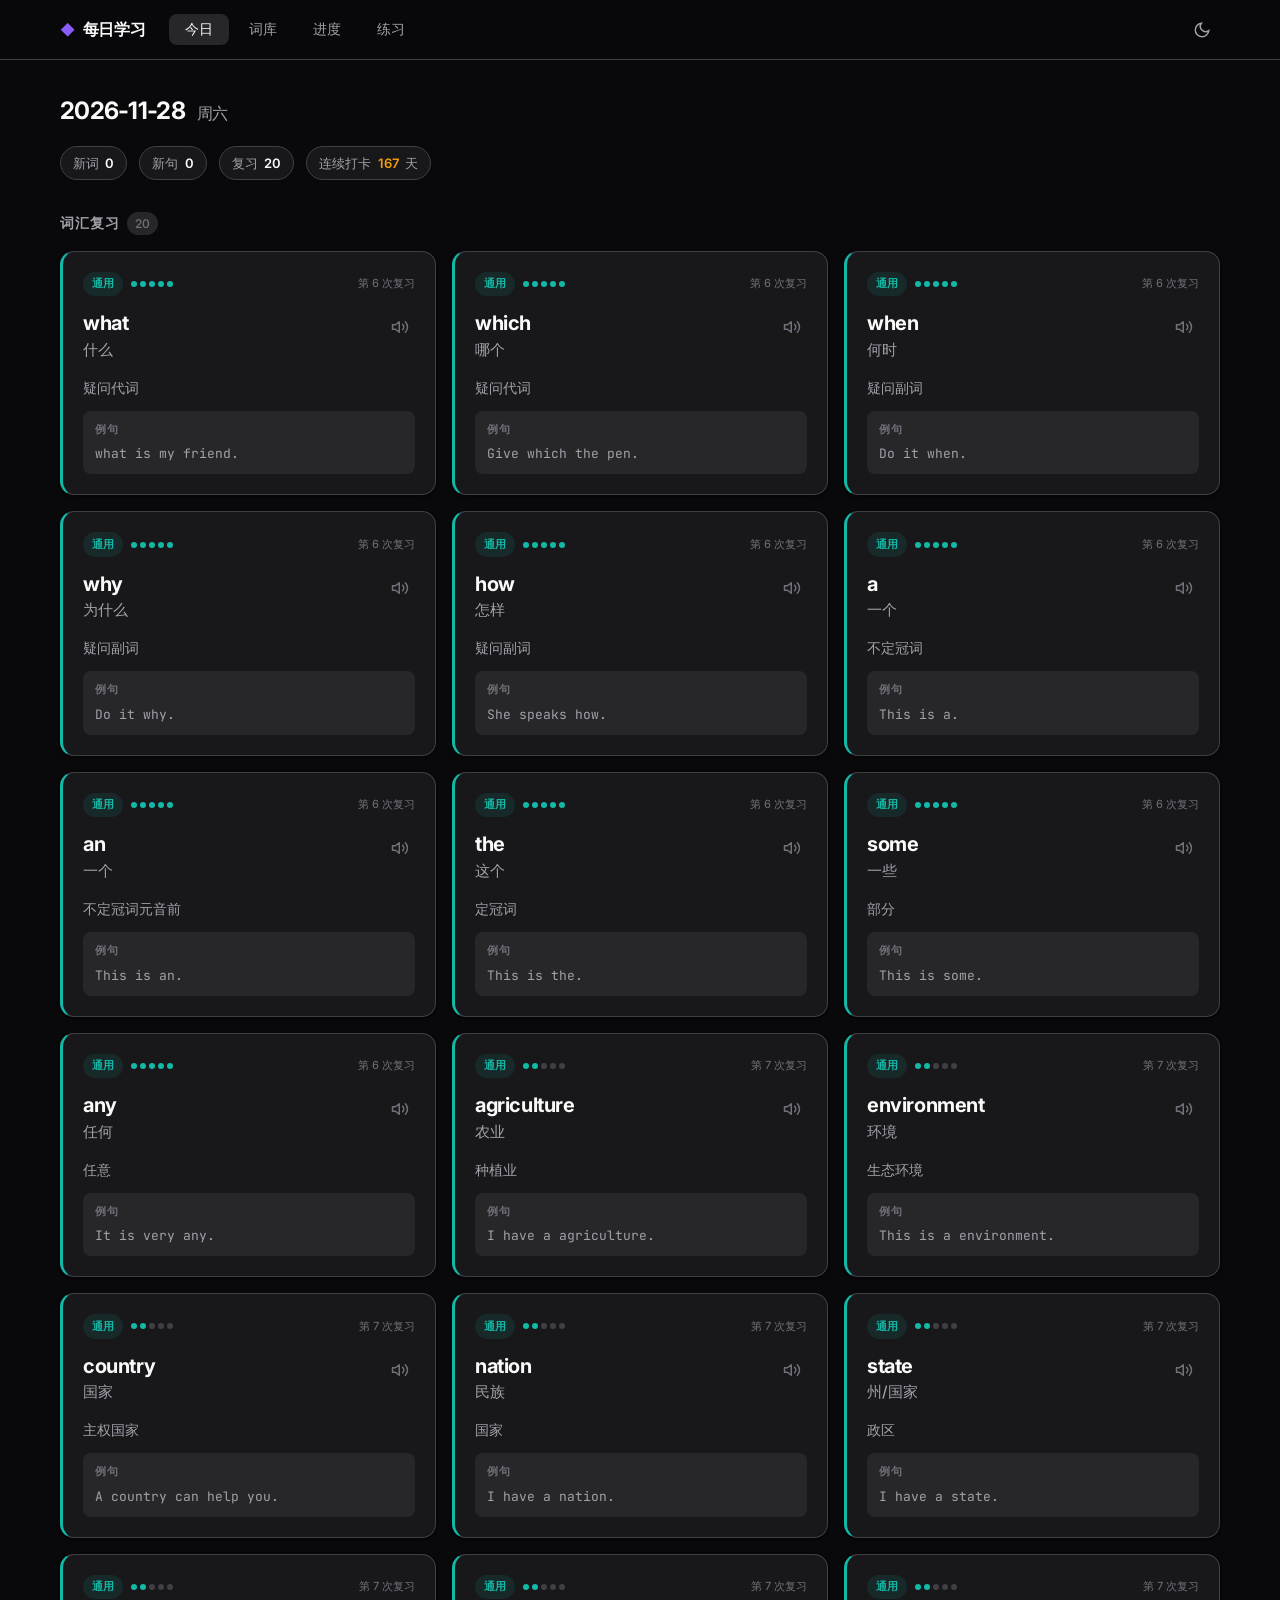
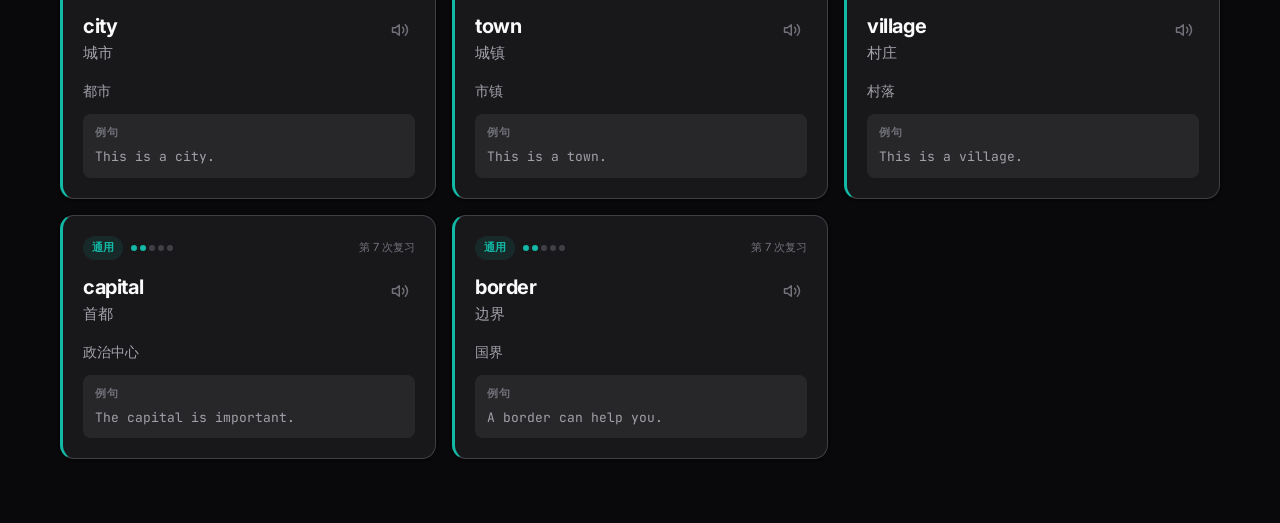
<file: index.html>
<!DOCTYPE html>
<html lang="zh" data-theme="dark">
  <head>
    <meta charset="UTF-8" />
    <meta name="viewport" content="width=device-width, initial-scale=1.0" />
    <title>每日学习</title>
    <link rel="preconnect" href="https://fonts.googleapis.com" />
    <link
      href="https://fonts.googleapis.com/css2?family=Inter:wght@400;500;600;700&family=JetBrains+Mono:wght@400;500&display=swap"
      rel="stylesheet"
    />
    <link rel="stylesheet" href="./style.css" />
  </head>
  <body>
    <header class="header">
      <div class="header-inner">
        <div class="logo">
          <span class="logo-icon">◆</span>
          每日学习
        </div>
        <nav class="tab-nav" role="tablist">
          <button
            class="tab-btn active"
            data-tab="today"
            role="tab"
            aria-selected="true"
          >
            今日
          </button>
          <button
            class="tab-btn"
            data-tab="words"
            role="tab"
            aria-selected="false"
          >
            词库
          </button>
          <button
            class="tab-btn"
            data-tab="progress"
            role="tab"
            aria-selected="false"
          >
            进度
          </button>
          <button
            class="tab-btn"
            data-tab="quiz"
            role="tab"
            aria-selected="false"
          >
            练习
          </button>
        </nav>
        <button class="theme-toggle" id="themeToggle" aria-label="切换主题">
          <svg
            class="icon-sun"
            width="18"
            height="18"
            viewBox="0 0 24 24"
            fill="none"
            stroke="currentColor"
            stroke-width="2"
          >
            <circle cx="12" cy="12" r="5" />
            <line x1="12" y1="1" x2="12" y2="3" />
            <line x1="12" y1="21" x2="12" y2="23" />
            <line x1="4.22" y1="4.22" x2="5.64" y2="5.64" />
            <line x1="18.36" y1="18.36" x2="19.78" y2="19.78" />
            <line x1="1" y1="12" x2="3" y2="12" />
            <line x1="21" y1="12" x2="23" y2="12" />
            <line x1="4.22" y1="19.78" x2="5.64" y2="18.36" />
            <line x1="18.36" y1="5.64" x2="19.78" y2="4.22" />
          </svg>
          <svg
            class="icon-moon"
            width="18"
            height="18"
            viewBox="0 0 24 24"
            fill="none"
            stroke="currentColor"
            stroke-width="2"
          >
            <path d="M21 12.79A9 9 0 1 1 11.21 3 7 7 0 0 0 21 12.79z" />
          </svg>
        </button>
      </div>
    </header>

    <main class="main">
      <div id="tab-today" class="tab-panel active" role="tabpanel">
        <div id="today-content" class="container">
          <div class="skeleton-wrap">
            <div class="skeleton-line wide"></div>
            <div class="skeleton-line medium"></div>
            <div class="skeleton-grid">
              <div class="skeleton-card"></div>
              <div class="skeleton-card"></div>
              <div class="skeleton-card"></div>
            </div>
          </div>
        </div>
      </div>

      <div id="tab-words" class="tab-panel" role="tabpanel">
        <div id="words-content" class="container"></div>
      </div>

      <div id="tab-progress" class="tab-panel" role="tabpanel">
        <div id="progress-content" class="container"></div>
      </div>

      <div id="tab-quiz" class="tab-panel" role="tabpanel">
        <div id="quiz-content" class="container"></div>
      </div>
    </main>

    <script src="./app.js"></script>
  </body>
</html>
</file>
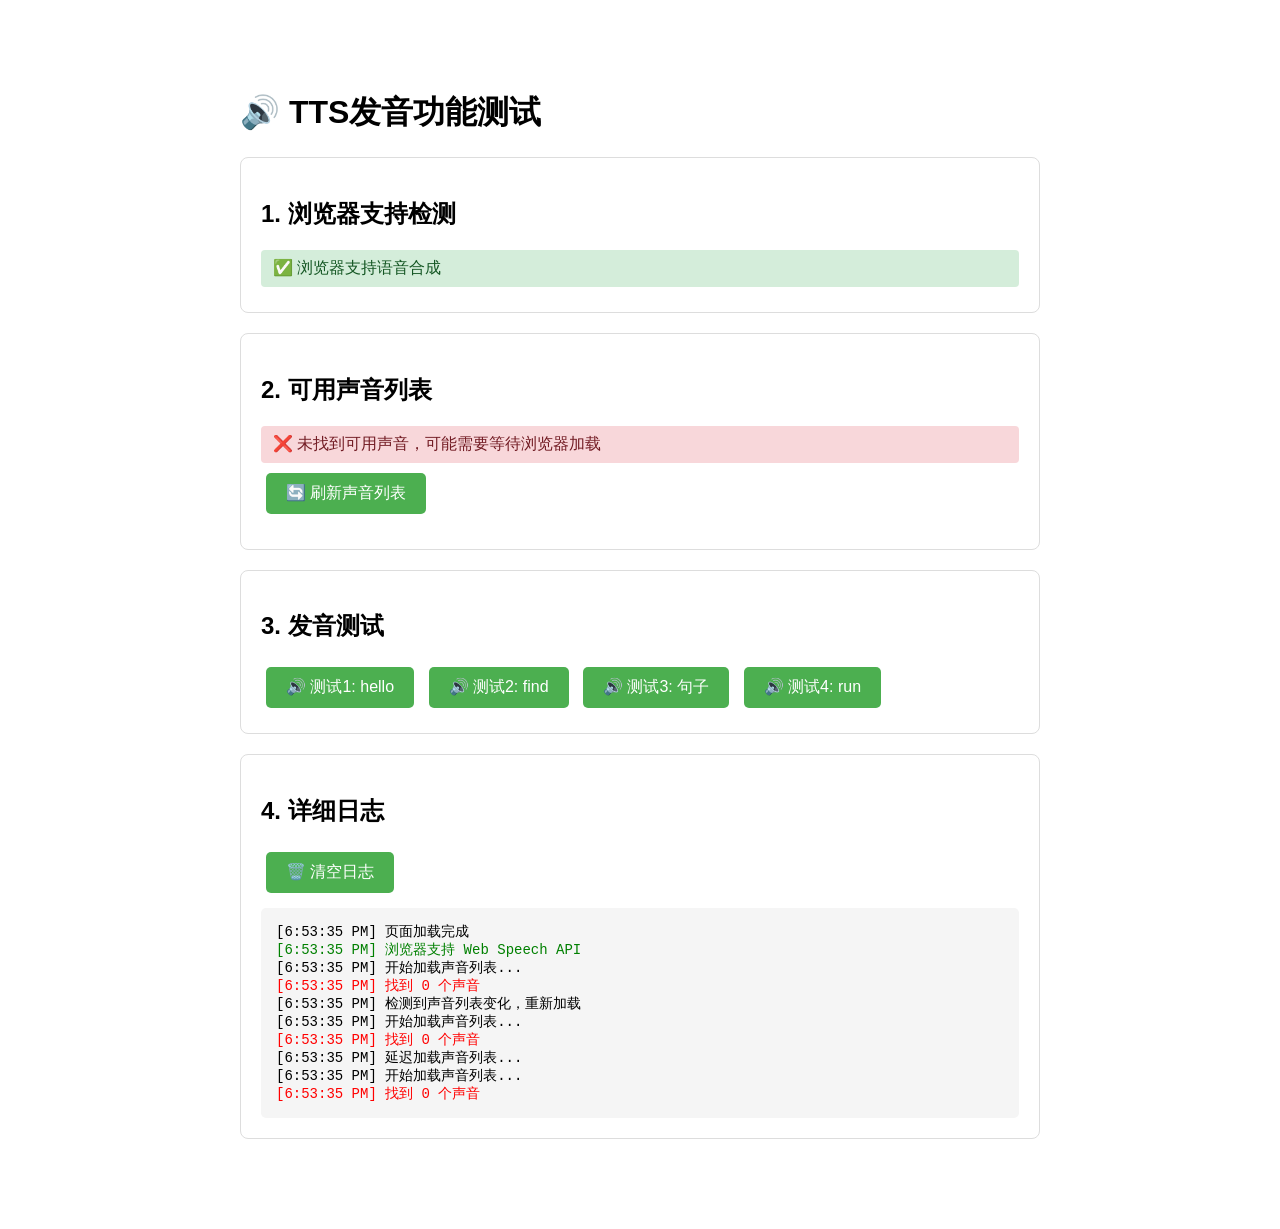
<file: tts-test.html>
<!DOCTYPE html>
<html lang="zh">
<head>
    <meta charset="UTF-8">
    <meta name="viewport" content="width=device-width, initial-scale=1.0">
    <title>TTS发音测试</title>
    <style>
        body {
            font-family: Arial, sans-serif;
            max-width: 800px;
            margin: 50px auto;
            padding: 20px;
        }
        .test-section {
            margin: 20px 0;
            padding: 20px;
            border: 1px solid #ddd;
            border-radius: 8px;
        }
        button {
            padding: 10px 20px;
            margin: 5px;
            border: none;
            border-radius: 5px;
            cursor: pointer;
            font-size: 16px;
        }
        .test-btn {
            background: #4CAF50;
            color: white;
        }
        .test-btn:hover {
            background: #45a049;
        }
        .log-area {
            background: #f5f5f5;
            padding: 15px;
            border-radius: 5px;
            margin-top: 10px;
            font-family: monospace;
            font-size: 14px;
            max-height: 300px;
            overflow-y: auto;
        }
        .status {
            padding: 8px 12px;
            border-radius: 4px;
            margin: 5px 0;
        }
        .success {
            background: #d4edda;
            color: #155724;
        }
        .error {
            background: #f8d7da;
            color: #721c24;
        }
        .info {
            background: #d1ecf1;
            color: #0c5460;
        }
        .voice-list {
            margin: 10px 0;
        }
        .voice-item {
            padding: 8px;
            margin: 5px 0;
            background: #fff;
            border: 1px solid #ddd;
            border-radius: 4px;
        }
    </style>
</head>
<body>
    <h1>🔊 TTS发音功能测试</h1>

    <div class="test-section">
        <h2>1. 浏览器支持检测</h2>
        <div id="support-status"></div>
    </div>

    <div class="test-section">
        <h2>2. 可用声音列表</h2>
        <div id="voices-status"></div>
        <button class="test-btn" onclick="loadVoices()">🔄 刷新声音列表</button>
        <div id="voices-list" class="voice-list"></div>
    </div>

    <div class="test-section">
        <h2>3. 发音测试</h2>
        <button class="test-btn" onclick="testSpeak('hello')">🔊 测试1: hello</button>
        <button class="test-btn" onclick="testSpeak('find')">🔊 测试2: find</button>
        <button class="test-btn" onclick="testSpeak('I found my lost keys.')">🔊 测试3: 句子</button>
        <button class="test-btn" onclick="testSpeak('run')">🔊 测试4: run</button>
        <div id="speak-status"></div>
    </div>

    <div class="test-section">
        <h2>4. 详细日志</h2>
        <button class="test-btn" onclick="clearLog()">🗑️ 清空日志</button>
        <div id="log" class="log-area"></div>
    </div>

    <script>
        // 全局变量
        let voices = [];
        let preferredVoice = null;

        // 日志函数
        function log(message, type) {
            type = type || 'info';
            const logDiv = document.getElementById('log');
            const timestamp = new Date().toLocaleTimeString();
            const color = type === 'error' ? 'red' : type === 'success' ? 'green' : 'black';
            logDiv.innerHTML = logDiv.innerHTML + '<div style="color: ' + color + '">[' + timestamp + '] ' + message + '</div>';
            logDiv.scrollTop = logDiv.scrollHeight;
            console.log('[TTS-Test] ' + message);
        }

        function clearLog() {
            document.getElementById('log').innerHTML = '';
        }

        // 检测浏览器支持
        function checkSupport() {
            var statusDiv = document.getElementById('support-status');

            if ('speechSynthesis' in window) {
                statusDiv.innerHTML = '<div class="status success">✅ 浏览器支持语音合成</div>';
                log('浏览器支持 Web Speech API', 'success');
                return true;
            } else {
                statusDiv.innerHTML = '<div class="status error">❌ 浏览器不支持语音合成</div>';
                log('浏览器不支持 Web Speech API', 'error');
                return false;
            }
        }

        // 加载声音列表
        function loadVoices() {
            log('开始加载声音列表...', 'info');

            voices = window.speechSynthesis.getVoices();
            log('找到 ' + voices.length + ' 个声音', voices.length > 0 ? 'success' : 'error');

            if (voices.length === 0) {
                document.getElementById('voices-status').innerHTML =
                    '<div class="status error">❌ 未找到可用声音，可能需要等待浏览器加载</div>';
                return;
            }

            // 找到英文声音
            var englishVoices = voices.filter(function(v) {
                return v.lang.startsWith('en');
            });
            log('找到 ' + englishVoices.length + ' 个英文声音', 'info');

            // 选择优先声音
            preferredVoice = voices.find(function(v) {
                return v.lang === 'en-US' && v.localService;
            }) || voices.find(function(v) {
                return v.lang === 'en-US';
            }) || voices.find(function(v) {
                return v.lang.startsWith('en');
            }) || voices[0];

            log('选择声音: ' + preferredVoice.name + ' (' + preferredVoice.lang + ')', 'success');

            // 显示声音列表
            var voicesHtml = '<div class="status success">✅ 共 ' + voices.length + ' 个声音，' + englishVoices.length + ' 个英文声音</div>';
            voicesHtml = voicesHtml + '<div style="max-height: 200px; overflow-y: auto;">';

            for (var i = 0; i < voices.length; i++) {
                var v = voices[i];
                var isEnglish = v.lang.startsWith('en');
                var isPreferred = preferredVoice === v;
                var flag = isPreferred ? '⭐ ' : '';
                var style = isEnglish ? 'border-left: 3px solid #4CAF50;' : '';
                var langStyle = isEnglish ? 'color: #4CAF50; font-weight: bold;' : 'color: #666;';

                voicesHtml = voicesHtml + '<div class="voice-item" style="' + style + '">';
                voicesHtml = voicesHtml + '<div>' + flag + '<strong>' + v.name + '</strong></div>';
                voicesHtml = voicesHtml + '<div style="' + langStyle + '">语言: ' + v.lang + ' | 本地: ' + (v.localService ? '是' : '否') + '</div>';
                voicesHtml = voicesHtml + '<div style="font-size: 12px; color: #666;">默认: ' + (v.default ? '是' : '否') + '</div>';
                voicesHtml = voicesHtml + '</div>';
            }

            voicesHtml = voicesHtml + '</div>';
            document.getElementById('voices-status').innerHTML = voicesHtml;

            // 显示详细列表
            var listHtml = '';
            for (var i = 0; i < voices.length; i++) {
                var v = voices[i];
                listHtml = listHtml + '<div style="padding: 5px; border-bottom: 1px solid #eee;">';
                listHtml = listHtml + '<strong>' + v.name + '</strong> - ' + v.lang + ' ' + (v.localService ? '(本地)' : '(云端)');
                listHtml = listHtml + '</div>';
            }
            document.getElementById('voices-list').innerHTML = listHtml;
        }

        // 测试发音
        function testSpeak(text) {
            log('开始测试发音: "' + text + '"', 'info');
            var statusDiv = document.getElementById('speak-status');

            if (!('speechSynthesis' in window)) {
                statusDiv.innerHTML = '<div class="status error">❌ 浏览器不支持语音合成</div>';
                log('浏览器不支持语音合成', 'error');
                return;
            }

            if (voices.length === 0) {
                loadVoices();
                if (voices.length === 0) {
                    statusDiv.innerHTML = '<div class="status error">❌ 没有可用声音</div>';
                    log('没有可用声音', 'error');
                    return;
                }
            }

            try {
                var u = new SpeechSynthesisUtterance(text);
                u.rate = 0.85;
                u.pitch = 1;
                u.lang = 'en-US';

                if (preferredVoice) {
                    u.voice = preferredVoice;
                    log('使用声音: ' + preferredVoice.name, 'info');
                }

                statusDiv.innerHTML = '<div class="status info">🔊 正在播放...</div>';

                u.onstart = function() {
                    log('开始播放: "' + text + '"', 'success');
                    statusDiv.innerHTML = '<div class="status success">🔊 正在播放...</div>';
                };

                u.onend = function() {
                    log('播放完成: "' + text + '"', 'success');
                    statusDiv.innerHTML = '<div class="status success">✅ 播放完成</div>';
                };

                u.onerror = function(e) {
                    log('播放错误: ' + e.error + ' - "' + text + '"', 'error');
                    statusDiv.innerHTML = '<div class="status error">❌ 播放错误: ' + e.error + '</div>';
                    console.error('Speech error:', e);
                };

                // 取消当前播放，避免冲突
                window.speechSynthesis.cancel();

                // 播放
                window.speechSynthesis.speak(u);
                log('已发送播放指令', 'info');

            } catch (error) {
                log('播放失败: ' + error.message, 'error');
                statusDiv.innerHTML = '<div class="status error">❌ 播放失败: ' + error.message + '</div>';
                console.error('Speak error:', error);
            }
        }

        // 页面加载时执行
        window.addEventListener('DOMContentLoaded', function() {
            log('页面加载完成', 'info');
            checkSupport();

            if ('speechSynthesis' in window) {
                // 立即加载一次
                loadVoices();

                // 监听声音变化
                window.speechSynthesis.addEventListener('voiceschanged', function() {
                    log('检测到声音列表变化，重新加载', 'info');
                    loadVoices();
                });

                // 延迟加载，确保声音列表完全加载
                setTimeout(function() {
                    if (voices.length === 0) {
                        log('延迟加载声音列表...', 'info');
                        loadVoices();
                    }
                }, 100);
            }
        });

        // 页面卸载时清理
        window.addEventListener('beforeunload', function() {
            window.speechSynthesis.cancel();
        });
    </script>
</body>
</html>
</file>
<file: style.css>
/* ── 设计令牌 ─────────────────────────────────────────────────────────── */
:root {
  --bg: #09090b;
  --surface: #18181b;
  --surface-2: #27272a;
  --border: #3f3f46;
  --text: #fafafa;
  --text-muted: #a1a1aa;
  --text-dim: #71717a;
  --primary: #8b5cf6;
  --primary-hover: #7c3aed;
  --radius: 14px;
  --radius-sm: 8px;
  --shadow: 0 1px 3px rgba(0, 0, 0, 0.4), 0 1px 2px rgba(0, 0, 0, 0.3);
  --shadow-hover: 0 8px 24px rgba(0, 0, 0, 0.4);
  --header-h: 60px;

  /* 分类色 */
  --c-ai: #a855f7;
  --c-ai-bg: rgba(168, 85, 247, 0.1);
  --c-programming: #3b82f6;
  --c-programming-bg: rgba(59, 130, 246, 0.1);
  --c-music: #22c55e;
  --c-music-bg: rgba(34, 197, 94, 0.1);
  --c-daily: #f59e0b;
  --c-daily-bg: rgba(245, 158, 11, 0.1);
  --c-general: #14b8a6;
  --c-general-bg: rgba(20, 184, 166, 0.1);
}

[data-theme='light'] {
  --bg: #f4f4f5;
  --surface: #ffffff;
  --surface-2: #f4f4f5;
  --border: #e4e4e7;
  --text: #09090b;
  --text-muted: #52525b;
  --text-dim: #a1a1aa;
  --shadow: 0 1px 3px rgba(0, 0, 0, 0.08), 0 1px 2px rgba(0, 0, 0, 0.06);
  --shadow-hover: 0 8px 24px rgba(0, 0, 0, 0.1);
  --c-ai-bg: rgba(168, 85, 247, 0.08);
  --c-programming-bg: rgba(59, 130, 246, 0.08);
  --c-music-bg: rgba(34, 197, 94, 0.08);
  --c-daily-bg: rgba(245, 158, 11, 0.08);
}

/* ── 重置 ─────────────────────────────────────────────────────────────── */
*,
*::before,
*::after {
  box-sizing: border-box;
  margin: 0;
  padding: 0;
}

html {
  font-size: 16px;
  -webkit-text-size-adjust: 100%;
}

body {
  font-family:
    'Inter',
    -apple-system,
    BlinkMacSystemFont,
    'Segoe UI',
    sans-serif;
  background: var(--bg);
  color: var(--text);
  line-height: 1.6;
  min-height: 100vh;
  transition:
    background 0.2s,
    color 0.2s;
}

button {
  font-family: inherit;
  cursor: pointer;
  border: none;
  background: none;
}

pre,
code {
  font-family: 'JetBrains Mono', 'Fira Code', monospace;
}

/* ── 头部 ─────────────────────────────────────────────────────────────── */
.header {
  position: sticky;
  top: 0;
  z-index: 100;
  height: var(--header-h);
  background: rgba(9, 9, 11, 0.85);
  backdrop-filter: blur(16px);
  -webkit-backdrop-filter: blur(16px);
  border-bottom: 1px solid var(--border);
}

[data-theme='light'] .header {
  background: rgba(255, 255, 255, 0.85);
}

.header-inner {
  max-width: 1200px;
  margin: 0 auto;
  height: 100%;
  padding: 0 1.25rem;
  display: flex;
  align-items: center;
  gap: 1.5rem;
}

.logo {
  display: flex;
  align-items: center;
  gap: 0.5rem;
  font-size: 1rem;
  font-weight: 700;
  color: var(--text);
  letter-spacing: -0.02em;
  white-space: nowrap;
}

.logo-icon {
  color: var(--primary);
  font-size: 0.9rem;
}

/* ── 标签导航 ─────────────────────────────────────────────────────────── */
.tab-nav {
  display: flex;
  gap: 0.25rem;
  flex: 1;
}

.tab-btn {
  padding: 0.4rem 1rem;
  border-radius: var(--radius-sm);
  font-size: 0.875rem;
  font-weight: 500;
  color: var(--text-muted);
  transition:
    color 0.15s,
    background 0.15s;
}

.tab-btn:hover {
  color: var(--text);
  background: var(--surface-2);
}

.tab-btn.active {
  color: var(--text);
  background: var(--surface-2);
}

/* ── 主题切换 ─────────────────────────────────────────────────────────── */
.theme-toggle {
  width: 36px;
  height: 36px;
  border-radius: var(--radius-sm);
  display: flex;
  align-items: center;
  justify-content: center;
  color: var(--text-muted);
  transition:
    color 0.15s,
    background 0.15s;
  flex-shrink: 0;
}

.theme-toggle:hover {
  color: var(--text);
  background: var(--surface-2);
}

[data-theme='dark'] .icon-sun {
  display: none;
}
[data-theme='light'] .icon-moon {
  display: none;
}

/* ── 主内容区 ─────────────────────────────────────────────────────────── */
.main {
  min-height: calc(100vh - var(--header-h));
}

.tab-panel {
  display: none;
}

.tab-panel.active {
  display: block;
}

.container {
  max-width: 1200px;
  margin: 0 auto;
  padding: 2rem 1.25rem 4rem;
}

/* ── 今日页头部 ───────────────────────────────────────────────────────── */
.today-header {
  margin-bottom: 2rem;
}

.today-date {
  font-size: 1.5rem;
  font-weight: 700;
  letter-spacing: -0.03em;
  color: var(--text);
}

.today-date span {
  color: var(--text-muted);
  font-weight: 400;
  font-size: 1rem;
  margin-left: 0.5rem;
}

.stats-row {
  display: flex;
  flex-wrap: wrap;
  gap: 0.75rem;
  margin-top: 1rem;
}

.stat-chip {
  display: flex;
  align-items: center;
  gap: 0.4rem;
  padding: 0.35rem 0.75rem;
  background: var(--surface);
  border: 1px solid var(--border);
  border-radius: 100px;
  font-size: 0.8125rem;
  color: var(--text-muted);
}

.stat-chip strong {
  color: var(--text);
  font-weight: 600;
}

.stat-chip.streak strong {
  color: var(--c-daily);
}

/* ── 分组标题 ─────────────────────────────────────────────────────────── */
.section-title {
  font-size: 0.875rem;
  font-weight: 600;
  color: var(--text-muted);
  text-transform: uppercase;
  letter-spacing: 0.06em;
  margin: 2rem 0 1rem;
  display: flex;
  align-items: center;
  gap: 0.5rem;
}

.section-title .count {
  background: var(--surface-2);
  color: var(--text-dim);
  border-radius: 100px;
  padding: 0.1rem 0.5rem;
  font-size: 0.75rem;
  font-weight: 500;
  letter-spacing: 0;
  text-transform: none;
}

/* ── 卡片网格 ─────────────────────────────────────────────────────────── */
.card-grid {
  display: grid;
  gap: 1rem;
  grid-template-columns: 1fr;
}

@media (min-width: 640px) {
  .card-grid {
    grid-template-columns: repeat(2, 1fr);
  }
}

@media (min-width: 1024px) {
  .card-grid {
    grid-template-columns: repeat(3, 1fr);
  }
}

/* ── 懒加载按钮 ───────────────────────────────────────────────────────── */
.load-more-container {
  display: flex;
  justify-content: center;
  padding: 2rem 0;
  margin-top: 1rem;
}

.load-more-btn {
  display: flex;
  align-items: center;
  gap: 0.5rem;
  padding: 0.75rem 1.5rem;
  background: var(--surface);
  border: 1px solid var(--border);
  border-radius: 8px;
  color: var(--text);
  font-size: 0.875rem;
  font-weight: 500;
  cursor: pointer;
  transition: all 0.2s ease;
}

.load-more-btn:hover {
  background: var(--accent);
  color: white;
  border-color: var(--accent);
}

.load-more-btn:active {
  transform: scale(0.98);
}

.load-more-text {
  font-weight: 500;
}

.load-more-count {
  color: var(--text-dim);
  font-size: 0.8125rem;
}

.load-more-btn:hover .load-more-count {
  color: rgba(255, 255, 255, 0.8);
}

/* ── 词汇卡片 ─────────────────────────────────────────────────────────── */
.card {
  background: var(--surface);
  border: 1px solid var(--border);
  border-radius: var(--radius);
  padding: 1.25rem;
  box-shadow: var(--shadow);
  transition:
    transform 0.2s,
    box-shadow 0.2s;
  border-left: 3px solid var(--cat-color, var(--border));
}

.card:hover {
  transform: translateY(-2px);
  box-shadow: var(--shadow-hover);
}

.card.cat-ai {
  --cat-color: var(--c-ai);
}
.card.cat-programming {
  --cat-color: var(--c-programming);
}
.card.cat-music {
  --cat-color: var(--c-music);
}
.card.cat-daily {
  --cat-color: var(--c-daily);
}
.card.cat-general {
  --cat-color: var(--c-general);
}

.card-meta {
  display: flex;
  align-items: center;
  gap: 0.5rem;
  margin-bottom: 0.875rem;
}

.badge {
  font-size: 0.7rem;
  font-weight: 600;
  padding: 0.2rem 0.55rem;
  border-radius: 100px;
  letter-spacing: 0.02em;
}

.badge.cat-ai {
  background: var(--c-ai-bg);
  color: var(--c-ai);
}
.badge.cat-programming {
  background: var(--c-programming-bg);
  color: var(--c-programming);
}
.badge.cat-music {
  background: var(--c-music-bg);
  color: var(--c-music);
}
.badge.cat-daily {
  background: var(--c-daily-bg);
  color: var(--c-daily);
}
.badge.cat-general {
  background: var(--c-general-bg);
  color: var(--c-general);
}

.review-tag {
  font-size: 0.7rem;
  color: var(--text-dim);
  margin-left: auto;
}

/* 难度点 */
.dots {
  display: flex;
  gap: 3px;
  align-items: center;
}

.dot {
  width: 6px;
  height: 6px;
  border-radius: 50%;
  background: var(--border);
}

.dot.on {
  background: var(--cat-color, var(--primary));
}

/* 词汇行 */
.word-row {
  display: flex;
  align-items: flex-start;
  gap: 0.5rem;
  margin-bottom: 0.25rem;
}

.word-en {
  font-size: 1.25rem;
  font-weight: 700;
  letter-spacing: -0.02em;
  color: var(--text);
  line-height: 1.3;
  flex: 1;
  word-break: break-word;
}

/* 日常句子的英文字号小一些 */
.card.cat-daily .word-en {
  font-size: 1rem;
  font-weight: 600;
}

.word-zh {
  font-size: 0.9375rem;
  color: var(--text-muted);
  margin-bottom: 0.625rem;
  font-weight: 500;
}

.word-def {
  font-size: 0.875rem;
  color: var(--text-muted);
  line-height: 1.65;
  margin-bottom: 0.75rem;
}

/* ── 专业词典格式样式 ───────────────────────────────────────────────────── */
.word-phonetic {
  font-size: 0.875rem;
  color: var(--text-dim);
  font-family: 'Lucida Sans Unicode', 'Arial Unicode MS', sans-serif;
  margin-left: 0.5rem;
  font-weight: 400;
}

.dict-card {
  padding: 1.25rem !important;
}

.dict-content {
  margin-top: 0.75rem;
  padding-top: 0.75rem;
  border-top: 1px solid var(--border);
}

.dict-part {
  margin-bottom: 12px;
}

.dict-part:last-child {
  margin-bottom: 0;
}

/* 紧凑格式（所有设备） */
.dict-part-inline {
  display: flex;
  align-items: baseline;
  gap: 0.4rem;
  line-height: 1.5;
  margin-bottom: 8px;
}

.dict-part-inline:last-child {
  margin-bottom: 0;
}

.dict-pos-inline {
  display: inline-block;
  padding: 0.15rem 0.4rem;
  background: var(--surface);
  border: 1px solid var(--border);
  border-radius: 4px;
  font-size: 0.75rem;
  font-weight: 600;
  color: var(--text);
  font-family: 'Consolas', 'Monaco', monospace;
  white-space: nowrap;
  flex-shrink: 0;
}

.dict-defs-inline {
  font-size: 0.875rem;
  color: var(--text-muted);
  line-height: 1.5;
  word-break: break-word;
}

.dict-pos {
  display: inline-block;
  padding: 0.15rem 0.4rem;
  background: var(--surface);
  border: 1px solid var(--border);
  border-radius: 4px;
  font-size: 0.75rem;
  font-weight: 600;
  color: var(--text);
  margin-bottom: 0.4rem;
  margin-right: 0.5rem;
  font-family: 'Consolas', 'Monaco', monospace;
}

.dict-def {
  display: flex;
  gap: 0.4rem;
  margin-bottom: 0.25rem;
  font-size: 0.875rem;
  line-height: 1.5;
}

.def-num {
  color: var(--text-dim);
  font-weight: 600;
  min-width: 1.2rem;
  flex-shrink: 0;
}

.def-text {
  color: var(--text-muted);
  flex: 1;
}

.dict-examples {
  margin-top: 0.4rem;
  padding-left: 1.6rem;
}

.dict-example {
  font-size: 0.8125rem;
  color: var(--text-dim);
  line-height: 1.5;
  margin-bottom: 0.25rem;
  font-style: italic;
  position: relative;
}

.dict-example::before {
  content: '—';
  position: absolute;
  left: -1.2rem;
  color: var(--border);
}

/* 朗读按钮 */
.speak-btn {
  width: 30px;
  height: 30px;
  flex-shrink: 0;
  border-radius: var(--radius-sm);
  display: flex;
  align-items: center;
  justify-content: center;
  color: var(--text-dim);
  transition:
    color 0.15s,
    background 0.15s,
    transform 0.1s;
  margin-top: 2px;
}

.speak-btn:hover {
  color: var(--primary);
  background: var(--c-ai-bg);
}

.speak-btn:active {
  transform: scale(0.88);
}

.speak-btn.speaking {
  color: var(--primary);
  animation: pulse 0.8s ease-in-out infinite;
}

@keyframes pulse {
  0%,
  100% {
    opacity: 1;
  }
  50% {
    opacity: 0.5;
  }
}

/* 例句 */
.example {
  background: var(--surface-2);
  border-radius: var(--radius-sm);
  padding: 0.625rem 0.75rem;
  margin-top: 0.5rem;
}

.example-label {
  display: block;
  font-size: 0.7rem;
  font-weight: 600;
  text-transform: uppercase;
  letter-spacing: 0.06em;
  color: var(--text-dim);
  margin-bottom: 0.35rem;
}

.example-code {
  font-size: 0.8125rem;
  color: var(--text-muted);
  white-space: pre-wrap;
  word-break: break-all;
  line-height: 1.55;
}

/* ── 词库页 ───────────────────────────────────────────────────────────── */
.words-toolbar {
  display: flex;
  flex-direction: column;
  gap: 0.75rem;
  margin-bottom: 1.5rem;
}

@media (min-width: 640px) {
  .words-toolbar {
    flex-direction: row;
    align-items: center;
  }
}

.search-input {
  flex: 1;
  padding: 0.6rem 1rem;
  background: var(--surface);
  border: 1px solid var(--border);
  border-radius: var(--radius-sm);
  color: var(--text);
  font-size: 0.9375rem;
  font-family: inherit;
  outline: none;
  transition: border-color 0.15s;
}

.search-input::placeholder {
  color: var(--text-dim);
}

.search-input:focus {
  border-color: var(--primary);
}

.filter-pills {
  display: flex;
  gap: 0.375rem;
  flex-wrap: wrap;
}

.pill {
  padding: 0.35rem 0.75rem;
  border-radius: 100px;
  font-size: 0.8125rem;
  font-weight: 500;
  color: var(--text-muted);
  border: 1px solid var(--border);
  background: transparent;
  transition:
    color 0.15s,
    background 0.15s,
    border-color 0.15s;
}

.pill:hover {
  color: var(--text);
  border-color: var(--text-dim);
}

.pill.active {
  color: var(--primary);
  background: rgba(139, 92, 246, 0.12);
  border-color: rgba(139, 92, 246, 0.4);
}

.words-count {
  font-size: 0.8125rem;
  color: var(--text-dim);
  margin-bottom: 1rem;
}

/* ── 进度页 ───────────────────────────────────────────────────────────── */
.progress-grid {
  display: grid;
  gap: 1rem;
  grid-template-columns: repeat(2, 1fr);
  margin-bottom: 2rem;
}

@media (min-width: 640px) {
  .progress-grid {
    grid-template-columns: repeat(4, 1fr);
  }
}

.progress-card {
  background: var(--surface);
  border: 1px solid var(--border);
  border-radius: var(--radius);
  padding: 1.25rem;
  text-align: center;
}

.progress-card .p-value {
  font-size: 2rem;
  font-weight: 700;
  letter-spacing: -0.04em;
  color: var(--text);
  line-height: 1;
  margin-bottom: 0.375rem;
}

.progress-card .p-label {
  font-size: 0.8125rem;
  color: var(--text-muted);
}

.progress-card.accent-primary .p-value {
  color: var(--primary);
}
.progress-card.accent-green .p-value {
  color: var(--c-music);
}
.progress-card.accent-amber .p-value {
  color: var(--c-daily);
}

.streak-banner {
  background: linear-gradient(135deg, rgba(139, 92, 246, 0.15), rgba(168, 85, 247, 0.08));
  border: 1px solid rgba(139, 92, 246, 0.25);
  border-radius: var(--radius);
  padding: 1.5rem 2rem;
  display: flex;
  align-items: center;
  gap: 1.25rem;
  margin-bottom: 2rem;
}

.streak-number {
  font-size: 3rem;
  font-weight: 700;
  letter-spacing: -0.05em;
  color: var(--primary);
  line-height: 1;
  flex-shrink: 0;
}

.streak-info .streak-label {
  font-size: 1rem;
  font-weight: 600;
  color: var(--text);
}

.streak-info .streak-sub {
  font-size: 0.875rem;
  color: var(--text-muted);
  margin-top: 0.2rem;
}

/* ── 骨架屏 ───────────────────────────────────────────────────────────── */
.skeleton-wrap {
  padding-top: 1.5rem;
}

.skeleton-line {
  height: 1.5rem;
  background: var(--surface);
  border-radius: var(--radius-sm);
  margin-bottom: 0.75rem;
  animation: shimmer 1.4s ease-in-out infinite;
}

.skeleton-line.wide {
  width: 60%;
}
.skeleton-line.medium {
  width: 40%;
}

.skeleton-grid {
  display: grid;
  gap: 1rem;
  grid-template-columns: 1fr;
  margin-top: 1.5rem;
}

@media (min-width: 640px) {
  .skeleton-grid {
    grid-template-columns: repeat(2, 1fr);
  }
}

@media (min-width: 1024px) {
  .skeleton-grid {
    grid-template-columns: repeat(3, 1fr);
  }
}

.skeleton-card {
  height: 200px;
  background: var(--surface);
  border-radius: var(--radius);
  animation: shimmer 1.4s ease-in-out infinite;
}

@keyframes shimmer {
  0%,
  100% {
    opacity: 1;
  }
  50% {
    opacity: 0.45;
  }
}

/* ── 错误/空状态 ──────────────────────────────────────────────────────── */
.state-box {
  text-align: center;
  padding: 4rem 1rem;
  color: var(--text-muted);
}

.state-box .state-icon {
  font-size: 2.5rem;
  margin-bottom: 1rem;
  opacity: 0.5;
}

.state-box p {
  font-size: 0.9375rem;
  max-width: 360px;
  margin: 0 auto;
  line-height: 1.65;
}

.state-box code {
  background: var(--surface-2);
  padding: 0.1rem 0.4rem;
  border-radius: 4px;
  font-size: 0.85em;
}

/* ── 移动端优化 ───────────────────────────────────────────────────────── */
@media (max-width: 480px) {
  .tab-btn {
    padding: 0.4rem 0.65rem;
    font-size: 0.8125rem;
  }

  .container {
    padding: 1.25rem 1rem 3rem;
  }

  .word-en {
    font-size: 1.125rem;
  }
}

/* ── 练习模式 ────────────────────────────────────────────────────────────── */
.quiz-start {
  max-width: 480px;
  margin: 3rem auto;
  text-align: center;
}
.quiz-start-icon {
  font-size: 2.5rem;
  color: var(--primary);
  margin-bottom: 1rem;
}
.quiz-start-title {
  font-size: 1.5rem;
  font-weight: 700;
  color: var(--text);
  margin-bottom: 0.5rem;
}
.quiz-start-sub {
  color: var(--text-muted);
  margin-bottom: 2rem;
}
.quiz-flow-steps {
  display: flex;
  align-items: center;
  justify-content: center;
  gap: 0.75rem;
  margin-bottom: 2rem;
}
.quiz-flow-step {
  display: flex;
  flex-direction: column;
  align-items: center;
  gap: 0.25rem;
  font-size: 0.8125rem;
  color: var(--text-dim);
}
.quiz-flow-step.active { color: var(--primary); }
.qfs-num {
  width: 2rem;
  height: 2rem;
  border-radius: 50%;
  border: 2px solid currentColor;
  display: flex;
  align-items: center;
  justify-content: center;
  font-weight: 700;
  font-size: 0.875rem;
}
.qfs-arrow { color: var(--text-dim); font-size: 1.25rem; }

.quiz-start-btn {
  font-size: 1rem;
  padding: 0.75rem 2.5rem;
}

.btn-primary {
  background: var(--primary);
  color: #fff;
  border: none;
  border-radius: var(--radius-sm);
  padding: 0.5rem 1.25rem;
  font-size: 0.9375rem;
  font-weight: 600;
  cursor: pointer;
  transition: background 0.15s;
}
.btn-primary:hover { background: var(--primary-hover); }

.quiz-progress {
  height: 4px;
  background: var(--surface-2);
  border-radius: 2px;
  overflow: hidden;
  margin-bottom: 0.5rem;
  max-width: 600px;
  margin-left: auto;
  margin-right: auto;
}
.quiz-progress-bar {
  height: 100%;
  background: var(--primary);
  border-radius: 2px;
  transition: width 0.3s ease;
}
.quiz-progress-label {
  text-align: center;
  font-size: 0.8125rem;
  color: var(--text-dim);
  margin-bottom: 1.5rem;
}

.quiz-card {
  max-width: 600px;
  margin: 0 auto;
  background: var(--surface);
  border: 1px solid var(--border);
  border-radius: var(--radius);
  padding: 1.75rem;
  box-shadow: var(--shadow);
}
.quiz-card-meta {
  display: flex;
  align-items: center;
  gap: 0.75rem;
  margin-bottom: 1.25rem;
}
.quiz-phase-tag {
  margin-left: auto;
  font-size: 0.75rem;
  color: var(--text-dim);
  background: var(--surface-2);
  padding: 0.2rem 0.6rem;
  border-radius: 999px;
}
.quiz-word {
  font-family: 'JetBrains Mono', monospace;
  font-size: 1.75rem;
  font-weight: 700;
  color: var(--text);
  margin-bottom: 0.5rem;
  letter-spacing: 0.02em;
}
.quiz-word.zh {
  font-family: 'Inter', sans-serif;
  letter-spacing: 0.04em;
  color: var(--primary);
}
.quiz-def {
  font-size: 0.9rem;
  color: var(--text-muted);
  line-height: 1.6;
  margin-bottom: 1.5rem;
}

.quiz-options {
  display: grid;
  grid-template-columns: 1fr 1fr;
  gap: 0.75rem;
  margin-bottom: 1rem;
}
.quiz-option {
  background: var(--surface-2);
  border: 2px solid var(--border);
  border-radius: var(--radius-sm);
  color: var(--text);
  padding: 0.75rem 1rem;
  font-size: 0.9rem;
  font-weight: 500;
  cursor: pointer;
  transition: border-color 0.15s, background 0.15s;
  text-align: left;
  line-height: 1.4;
}
.quiz-option:hover:not([disabled]) {
  border-color: var(--primary);
  background: var(--c-ai-bg);
}
.quiz-option.correct {
  border-color: #22c55e;
  background: rgba(34, 197, 94, 0.12);
  color: #22c55e;
}
.quiz-option.wrong {
  border-color: #ef4444;
  background: rgba(239, 68, 68, 0.1);
  color: #ef4444;
}
.quiz-option[disabled] { cursor: default; }

.quiz-feedback {
  font-weight: 600;
  font-size: 0.9375rem;
  padding: 0.5rem 0;
  margin-bottom: 0.5rem;
}
.quiz-feedback.ok { color: #22c55e; }
.quiz-feedback.fail { color: #ef4444; }

.quiz-next-btn {
  display: block;
  width: 100%;
  text-align: center;
  margin-top: 0.5rem;
}

.quiz-spell-row {
  display: flex;
  gap: 0.75rem;
  margin-bottom: 1rem;
}
.quiz-spell-input {
  flex: 1;
  background: var(--surface-2);
  border: 2px solid var(--border);
  border-radius: var(--radius-sm);
  color: var(--text);
  padding: 0.625rem 0.875rem;
  font-size: 1rem;
  font-family: 'JetBrains Mono', monospace;
  outline: none;
  transition: border-color 0.15s;
}
.quiz-spell-input:focus { border-color: var(--primary); }

.quiz-done {
  max-width: 400px;
  margin: 3rem auto;
  text-align: center;
}
.quiz-done-icon {
  font-size: 3rem;
  color: var(--primary);
  margin-bottom: 1rem;
}
.quiz-done-title {
  font-size: 1.5rem;
  font-weight: 700;
  color: var(--text);
  margin-bottom: 0.75rem;
}
.quiz-done-score {
  font-size: 2.5rem;
  font-weight: 700;
  color: var(--primary);
  font-family: 'JetBrains Mono', monospace;
}
.quiz-done-pct {
  font-size: 1rem;
  color: var(--text-muted);
  margin-top: 0.25rem;
}

@media (max-width: 480px) {
  .quiz-options { grid-template-columns: 1fr; }
  .quiz-word { font-size: 1.375rem; }
  .quiz-card { padding: 1.25rem; }
}

/* 移动端优化 - 顶级精致设计 */
@media (max-width: 480px) {
  .card-grid {
    grid-template-columns: 1fr;
    gap: 0.625rem;
  }

  /* 移动端容器 - 精致留白 */
  .container {
    padding: 0.5rem 0.625rem 1.5rem;
  }

  /* 移动端头部 - 防止换行，精致设计 */
  .header-inner {
    padding: 0.5rem 0.625rem;
    display: flex;
    align-items: center;
    justify-content: space-between;
    gap: 0.5rem;
  }

  .logo {
    font-size: 0.95rem;
    font-weight: 400;
    white-space: nowrap;
    flex-shrink: 0;
  }

  .logo-icon {
    font-size: 0.9rem;
    margin-right: 0.2rem;
  }

  /* 移动端标签页 - 紧凑不换行 */
  .tab-nav {
    display: flex;
    flex-shrink: 0;
    margin: 0;
  }

  .tab-btn {
    padding: 0.3rem 0.5rem;
    font-size: 0.75rem;
    font-weight: 300;
    border: none;
    border-bottom: 1.5px solid transparent;
    white-space: nowrap;
  }

  .tab-btn.active {
    border-bottom-color: var(--primary);
    font-weight: 400;
  }

  /* 移动端主题切换按钮 */
  .theme-toggle {
    width: 32px;
    height: 32px;
    padding: 0;
    flex-shrink: 0;
  }

  .theme-toggle svg {
    width: 16px;
    height: 16px;
  }

  /* 移动端发音按钮 - 精致设计 */
  .speak-btn {
    width: 40px;
    height: 40px;
    border: 1px solid rgba(0,0,0,0.06);
    background: transparent;
    color: var(--text-muted);
    opacity: 0.7;
  }

  .speak-btn:hover {
    border-color: var(--primary);
    background: var(--c-ai-bg);
    opacity: 1;
  }

  .speak-btn:active {
    transform: scale(0.95);
  }

  .speak-btn svg {
    width: 16px;
    height: 16px;
  }

  /* 移动端卡片 - 极致轻盈 */
  .card {
    padding: 0.75rem !important;
    background: var(--surface);
    border: 1px solid rgba(0,0,0,0.06);
    box-shadow: 0 1px 3px rgba(0,0,0,0.04);
  }

  .card-meta {
    margin-bottom: 0.5rem;
    gap: 0.3rem;
  }

  /* 移动端徽章 - 极小精致 */
  .badge {
    font-size: 0.65rem;
    padding: 0.1rem 0.35rem;
    font-weight: 400;
    background: transparent;
    border: 1px solid rgba(0,0,0,0.06);
  }

  /* 移动端难度点 - 超小设计 */
  .dots {
    gap: 0.12rem;
  }

  .dot {
    width: 3px;
    height: 3px;
  }

  .dot.on {
    box-shadow: 0 0 0 1px currentColor;
  }

  /* 移动端专业词典格式 - 极致排版 */
  .dict-card {
    padding: 0.75rem !important;
  }

  .word-row {
    gap: 0.3rem;
  }

  .word-en {
    font-size: 0.95rem;
    font-weight: 400;
    letter-spacing: 0;
  }

  .word-phonetic {
    font-size: 0.65rem;
    display: block;
    margin-left: 0;
    margin-top: 0.1rem;
    color: var(--text-dim);
    font-weight: 300;
  }

  .dict-content {
    margin-top: 0.375rem;
    padding-top: 0.375rem;
    border-top: 1px solid rgba(0,0,0,0.06);
  }

  .dict-part {
    margin-bottom: 0.5rem;
  }

  .dict-pos {
    font-size: 0.6rem;
    padding: 0.1rem 0.25rem;
    border: 1px solid rgba(0,0,0,0.06);
    background: transparent;
    color: var(--text-muted);
    font-weight: 300;
    margin-right: 0.25rem;
  }

  .dict-def {
    font-size: 0.8rem;
    line-height: 1.4;
  }

  .def-num {
    font-weight: 300;
    color: var(--text-dim);
  }

  .def-text {
    font-weight: 300;
    color: var(--text-muted);
  }

  /* 移动端紧凑格式优化 */
  .dict-part-inline {
    gap: 0.25rem;
    margin-bottom: 6px;
    line-height: 1.4;
  }

  .dict-pos-inline {
    font-size: 0.65rem;
    padding: 0.1rem 0.25rem;
    border: 1px solid rgba(0,0,0,0.06);
    background: transparent;
    color: var(--text-muted);
    font-weight: 400;
  }

  .dict-defs-inline {
    font-size: 0.75rem;
    line-height: 1.4;
    font-weight: 300;
  }

  .dict-examples {
    margin-top: 0.2rem;
    padding-left: 0;
  }

  .dict-example {
    font-size: 0.7rem;
    color: var(--text-dim);
    margin-bottom: 0.1rem;
    padding-left: 0.5rem;
    line-height: 1.3;
  }

  .dict-example::before {
    content: '—';
    position: absolute;
    left: 0;
    color: var(--border);
    font-size: 0.5rem;
    top: 0;
  }

  /* 移动端统计信息 - 极致紧凑 */
  .today-header {
    margin-bottom: 0.75rem;
  }

  .today-date {
    font-size: 1rem;
    font-weight: 400;
  }

  .today-date span {
    font-size: 0.8rem;
    margin-left: 0.3rem;
    font-weight: 300;
  }

  .stats-row {
    gap: 0.3rem;
    flex-wrap: wrap;
  }

  .stat-chip {
    padding: 0.2rem 0.4rem;
    font-size: 0.65rem;
    border: 1px solid rgba(0,0,0,0.06);
    background: transparent;
  }

  .stat-chip strong {
    font-weight: 400;
  }

  /* 移动端标题 - 轻量设计 */
  .section-title {
    font-size: 0.85rem;
    font-weight: 400;
    margin-bottom: 0.4rem;
  }

  .count {
    font-size: 0.7rem;
    font-weight: 300;
  }

  /* 移动端空状态 */
  .state-box {
    padding: 2rem 1rem;
  }

  .state-icon {
    font-size: 2rem;
    margin-bottom: 0.5rem;
  }

  .state-box p {
    font-size: 0.8rem;
    font-weight: 300;
  }

  /* 移动端main区域 */
  .main {
    padding: 0;
  }
}

/* 移动端横屏优化 */
@media (max-width: 767px) and (orientation: landscape) {
  .container {
    padding: 1rem;
  }

  .card {
    padding: 0.8rem !important;
  }

  .today-header {
    margin-bottom: 1rem;
  }

  .section-title {
    font-size: 1rem;
    margin-bottom: 0.5rem;
  }

  .stats-row {
    gap: 0.5rem;
  }

  .stat-chip {
    padding: 0.3rem 0.6rem;
    font-size: 0.75rem;
  }
}

/* 平板设备优化 */
@media (min-width: 481px) and (max-width: 768px) {
  .card-grid {
    grid-template-columns: repeat(2, 1fr);
  }

  .speak-btn {
    width: 38px;
    height: 38px;
  }
}

/* ── 词库状态管理样式 ───────────────────────────────────────────────────── */
.status-badge {
  font-size: 0.7rem;
  padding: 0.15rem 0.4rem;
  border-radius: 12px;
  font-weight: 500;
  white-space: nowrap;
}

.status-learning {
  background: var(--c-ai-bg);
  color: var(--c-ai);
  border: 1px solid var(--c-ai);
}

.status-mastered {
  background: rgba(34, 197, 94, 0.1);
  color: #22c55e;
  border: 1px solid rgba(34, 197, 94, 0.3);
}

.status-actions {
  display: flex;
  gap: 0.25rem;
  margin-top: 0.5rem;
  padding-top: 0.5rem;
  border-top: 1px solid var(--border);
}

.status-btn {
  width: 28px;
  height: 28px;
  border: 1px solid var(--border);
  background: transparent;
  color: var(--text-dim);
  border-radius: 4px;
  cursor: pointer;
  display: flex;
  align-items: center;
  justify-content: center;
  transition: all 0.15s;
}

.status-btn:hover {
  border-color: var(--primary);
  background: var(--c-ai-bg);
  color: var(--primary);
}

.status-btn:active {
  transform: scale(0.95);
}

.status-btn svg {
  width: 14px;
  height: 14px;
}

/* 移动端状态按钮优化 */
@media (max-width: 480px) {
  .status-badge {
    font-size: 0.65rem;
    padding: 0.1rem 0.3rem;
  }

  .status-actions {
    gap: 0.2rem;
    margin-top: 0.375rem;
    padding-top: 0.375rem;
  }

  .status-btn {
    width: 32px;
    height: 32px;
  }

  .status-btn svg {
    width: 16px;
    height: 16px;
  }

  /* 移动端懒加载按钮优化 */
  .load-more-container {
    padding: 1.5rem 0;
  }

  .load-more-btn {
    padding: 0.6rem 1.2rem;
    font-size: 0.8rem;
  }

  .load-more-text {
    font-weight: 400;
  }

  .load-more-count {
    font-size: 0.75rem;
  }
}
</file>
